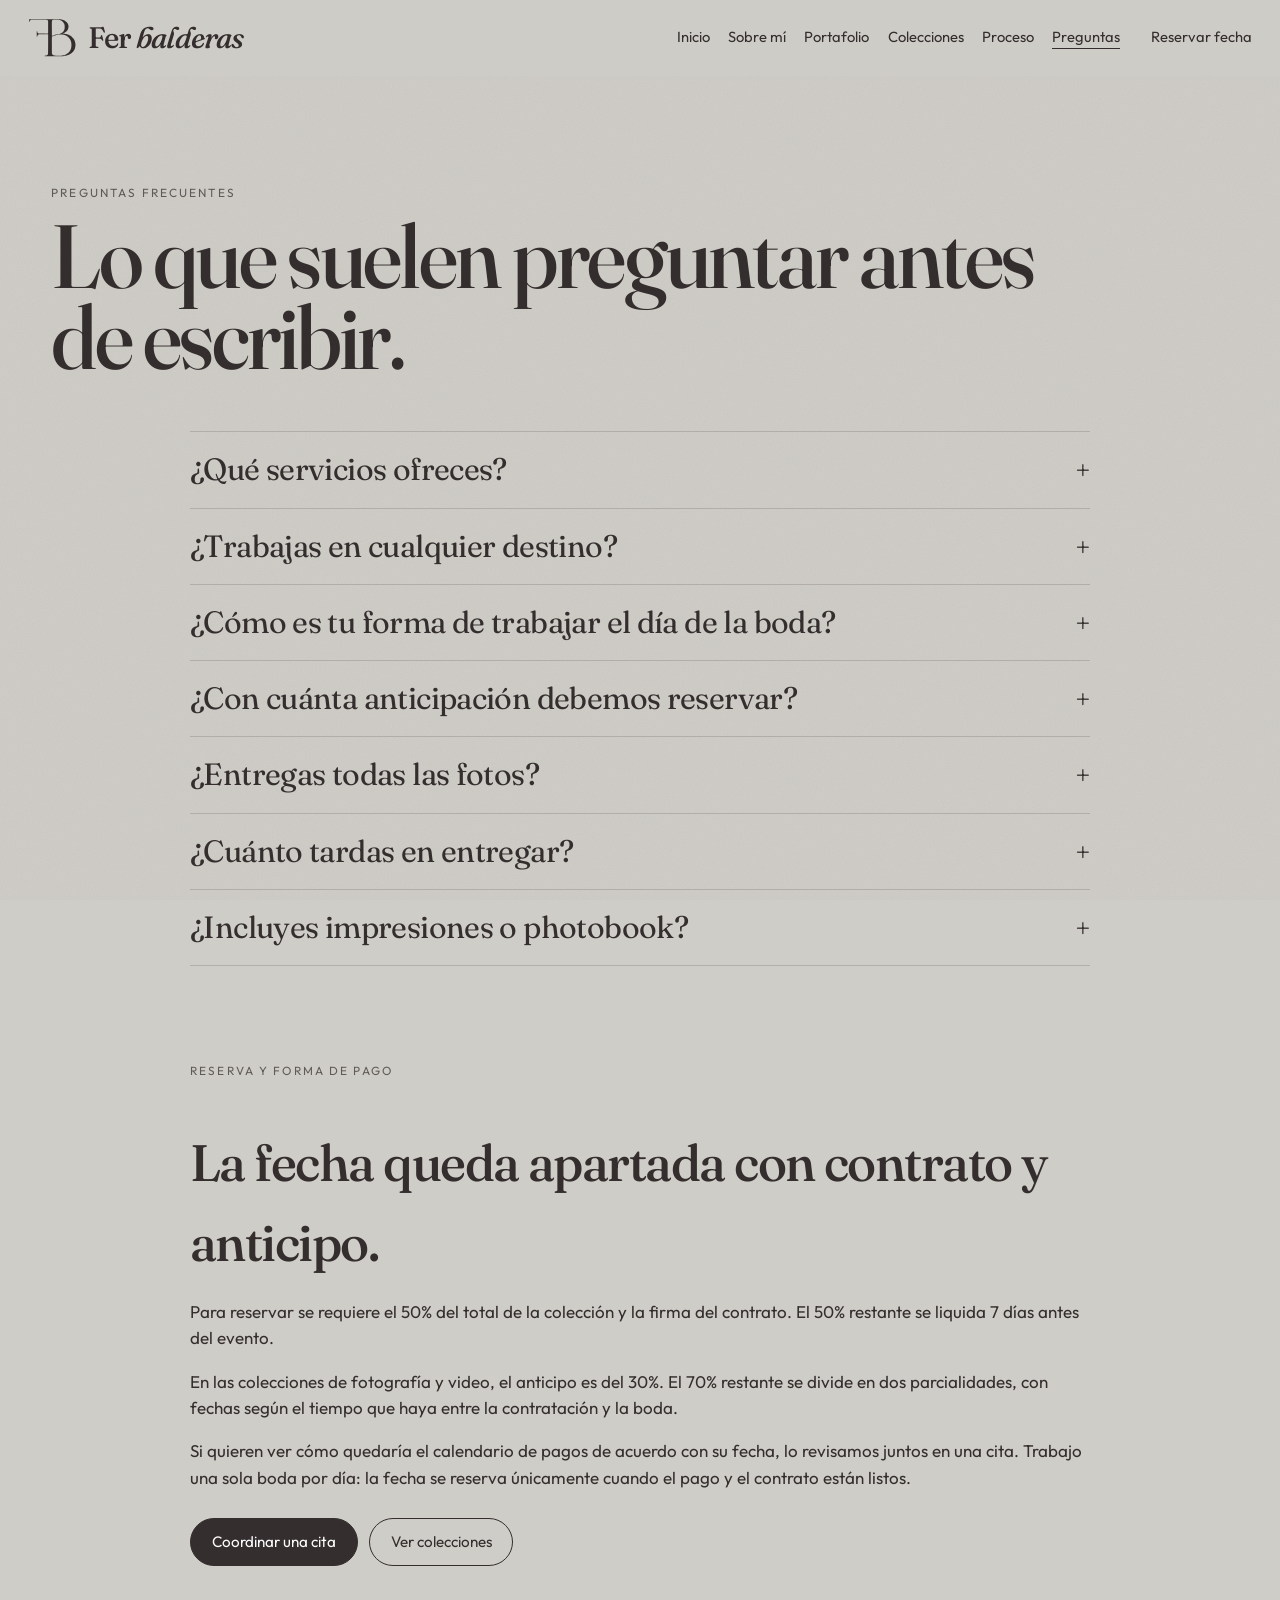
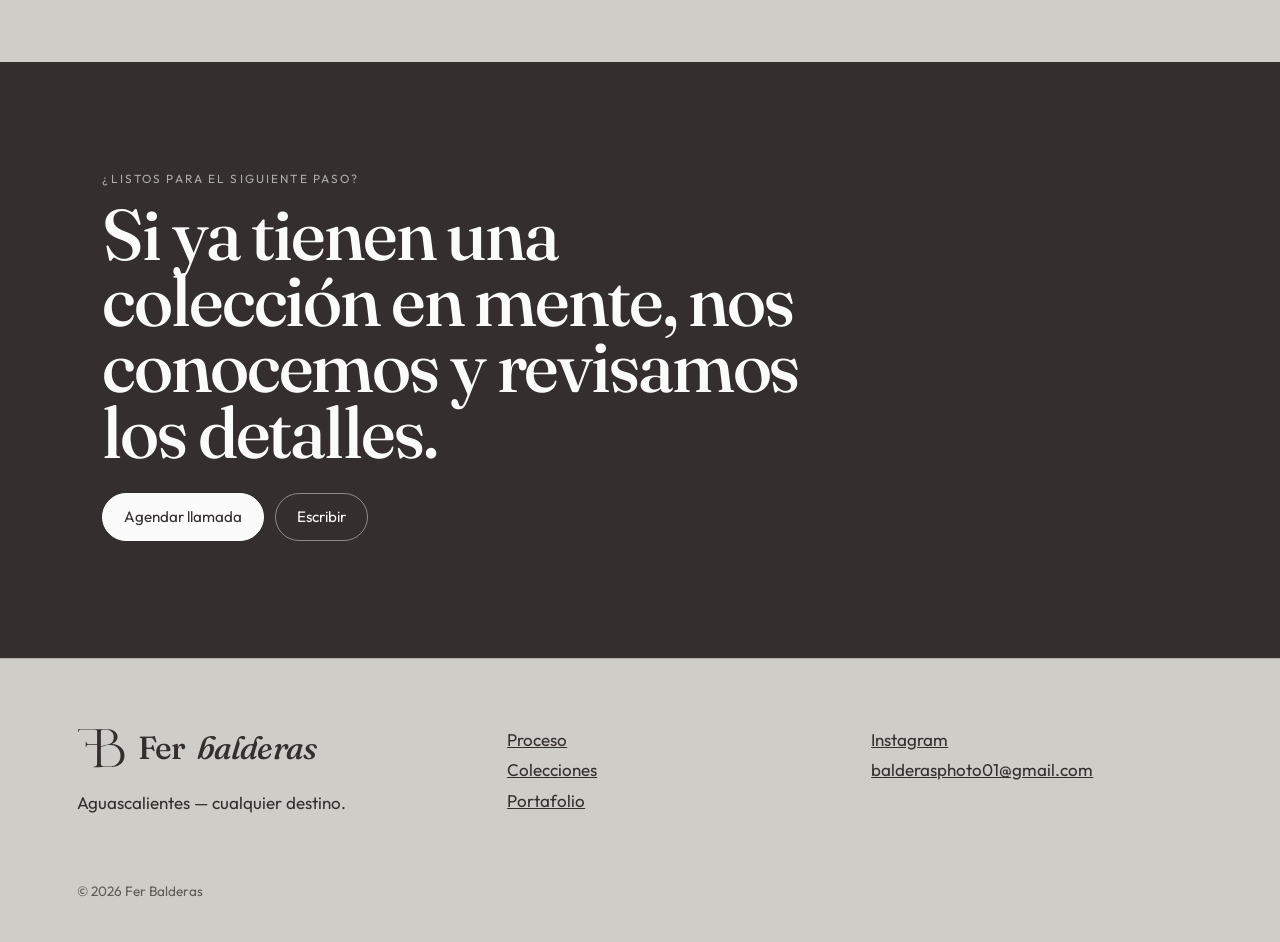
<file: faq.html>
<!DOCTYPE html>
<html lang="es">
<head>
  <meta charset="utf-8">
  <meta name="viewport" content="width=device-width, initial-scale=1">
  <title>Preguntas — Fer Balderas</title>
  <meta name="description" content="Preguntas frecuentes sobre la cobertura, los destinos, la entrega y la reserva con Fer Balderas.">
  <meta name="theme-color" content="#CFCDC7">
  <link rel="icon" href="favicon.svg">
  <link rel="preconnect" href="https://fonts.googleapis.com">
  <link rel="preconnect" href="https://fonts.gstatic.com" crossorigin>
  <link href="https://fonts.googleapis.com/css2?family=Fraunces:ital,opsz,wght@0,9..144,500;0,9..144,600;1,9..144,500;1,9..144,600&family=Outfit:wght@300;400;500&display=swap" rel="stylesheet">
  <link rel="stylesheet" href="css/styles.css">
</head>
<body>
  <a class="skip" href="#contenido">Saltar al contenido</a>
  <header class="nav" data-nav>
    <a class="logo" href="index.html"><img src="logo.svg" alt=""><span>Fer <em>balderas</em></span></a>
    <nav class="nav-links" aria-label="Principal">
      <a href="index.html">Inicio</a>
      <a href="sobre.html">Sobre mí</a>
      <a href="portafolio.html">Portafolio</a>
      <a href="colecciones.html">Colecciones</a>
      <a href="proceso.html">Proceso</a>
      <a href="faq.html" aria-current="page">Preguntas</a>
    </nav>
    <a class="nav-cta" href="index.html#contacto">Reservar fecha</a>
    <button class="nav-toggle" type="button" aria-expanded="false" aria-controls="menu" aria-label="Menú" data-menu-toggle><span></span></button>
  </header>
  <div class="nav-panel" id="menu" data-menu aria-hidden="true">
    <a href="index.html">Inicio</a>
    <a href="sobre.html">Sobre mí</a>
    <a href="portafolio.html">Portafolio</a>
    <a href="colecciones.html">Colecciones</a>
    <a href="proceso.html">Proceso</a>
    <a href="faq.html">Preguntas</a>
    <a href="index.html#contacto">Reservar fecha</a>
  </div>

  <main id="contenido">
    <header class="page-hero">
      <p class="eyebrow">Preguntas frecuentes</p>
      <h1>Lo que suelen preguntar antes de escribir.</h1>
    </header>

    <div class="faq">
      <details>
        <summary>¿Qué servicios ofreces?</summary>
        <p>Cobertura de fotografía de bodas desde un enfoque documental y emocional. También puedo trabajar en conjunto con mi equipo para cubrir foto y video, cuidando que todo mantenga la misma intención.</p>
      </details>
      <details>
        <summary>¿Trabajas en cualquier destino?</summary>
        <p>Sí. Viajar forma parte de cómo veo las bodas, porque cada lugar aporta algo distinto a la historia. La base está en Aguascalientes.</p>
      </details>
      <details>
        <summary>¿Cómo es tu forma de trabajar el día de la boda?</summary>
        <p>Más que dirigir todo el tiempo, observo, me adapto y dejo que las cosas sucedan. Así se capturan los momentos más reales. Cuando hace falta un retrato, los guío sin apurarlos.</p>
      </details>
      <details>
        <summary>¿Con cuánta anticipación debemos reservar?</summary>
        <p>Lo ideal es hacerlo con la mayor anticipación posible. Trabajo con pocas bodas al año para cuidar cada historia, así que algunas fechas se ocupan pronto.</p>
      </details>
      <details>
        <summary>¿Entregas todas las fotos?</summary>
        <p>Entrego una selección cuidada. Prefiero calidad sobre cantidad, y que cada fotografía tenga intención dentro de la historia.</p>
      </details>
      <details>
        <summary>¿Cuánto tardas en entregar?</summary>
        <p>La fotografía se entrega en 4 a 6 semanas. El video de una cobertura completa puede tomar hasta 90 días, por el tiempo de edición y narrativa.</p>
      </details>
      <details>
        <summary>¿Incluyes impresiones o photobook?</summary>
        <p>Algunas colecciones ya lo incluyen y también se puede agregar. Me interesa que las fotos no se queden solo en digital y que puedan tenerlas en las manos.</p>
      </details>
    </div>

    <section class="note">
      <p class="eyebrow">Reserva y forma de pago</p>
      <h2>La fecha queda apartada con contrato y anticipo.</h2>
      <p>Para reservar se requiere el 50% del total de la colección y la firma del contrato. El 50% restante se liquida 7 días antes del evento.</p>
      <p>En las colecciones de fotografía y video, el anticipo es del 30%. El 70% restante se divide en dos parcialidades, con fechas según el tiempo que haya entre la contratación y la boda.</p>
      <p>Si quieren ver cómo quedaría el calendario de pagos de acuerdo con su fecha, lo revisamos juntos en una cita. Trabajo una sola boda por día: la fecha se reserva únicamente cuando el pago y el contrato están listos.</p>
      <div class="actions">
        <a class="btn" href="index.html#contacto">Coordinar una cita</a>
        <a class="btn ghost" href="colecciones.html">Ver colecciones</a>
      </div>
    </section>
  </main>

  <section class="closer">
    <p class="eyebrow">¿Listos para el siguiente paso?</p>
    <h2>Si ya tienen una colección en mente, nos conocemos y revisamos los detalles.</h2>
    <div class="actions">
      <a class="btn light" href="https://calendly.com/balderasphoto01/new-meeting-1" target="_blank" rel="noopener">Agendar llamada</a>
      <a class="btn light ghost" href="index.html#contacto">Escribir</a>
    </div>
  </section>
  <footer class="footer">
    <div><strong><img src="logo.svg" alt="">Fer <em>balderas</em></strong><p>Aguascalientes — cualquier destino.</p></div>
    <ul>
      <li><a href="proceso.html">Proceso</a></li>
      <li><a href="colecciones.html">Colecciones</a></li>
      <li><a href="portafolio.html">Portafolio</a></li>
    </ul>
    <ul>
      <li><a href="https://www.instagram.com/ferbalderasphoto" target="_blank" rel="noopener">Instagram</a></li>
      <li><a href="mailto:balderasphoto01@gmail.com">balderasphoto01@gmail.com</a></li>
    </ul>
    <p class="legal">© 2026 Fer Balderas</p>
  </footer>
  <script src="js/main.js"></script>
</body>
</html>
</file>
<file: css/styles.css>
:root {
  --paper: #cfcdc7;
  --lift: #e6e4de;
  --shade: #b7b4ac;
  --ink: #342e2e;
  --cream: #fbfbfb;
  --muted: rgba(52, 46, 46, 0.72);
  --line: rgba(52, 46, 46, 0.18);
  --serif: "Fraunces", "Iowan Old Style", Palatino, "Palatino Linotype", serif;
  --sans: "Outfit", "Avenir Next", "Segoe UI", sans-serif;
  --ease: cubic-bezier(0.22, 1, 0.36, 1);
  --nav: 76px;
  --scroll: 0;
}

* { box-sizing: border-box; }
html { scroll-behavior: smooth; }
body {
  margin: 0;
  background: var(--paper);
  color: var(--ink);
  font-family: var(--sans);
  font-weight: 400;
  font-size: 17px;
  line-height: 1.55;
  text-rendering: optimizeLegibility;
}
body.menu-open { overflow: hidden; }
img { display: block; max-width: 100%; }
button, input, textarea, select { font: inherit; color: inherit; }
button { cursor: pointer; }
::selection { background: var(--ink); color: var(--cream); }
:focus-visible { outline: 2px solid var(--ink); outline-offset: 3px; }

.skip {
  position: absolute;
  left: 1rem;
  top: -4rem;
  z-index: 90;
  background: var(--ink);
  color: var(--cream);
  padding: 0.6rem 0.9rem;
  text-decoration: none;
}
.skip:focus { top: 0.8rem; }

.progress {
  position: fixed;
  top: 0;
  left: 0;
  width: 100%;
  height: 2px;
  z-index: 70;
  background: var(--ink);
  transform: scaleX(var(--scroll));
  transform-origin: 0 50%;
  pointer-events: none;
}
.grain {
  position: fixed;
  inset: 0;
  width: 100%;
  height: 100%;
  z-index: 30;
  pointer-events: none;
  opacity: 0.09;
  mix-blend-mode: multiply;
}

.nav {
  position: sticky;
  top: 0;
  z-index: 50;
  display: flex;
  align-items: center;
  gap: 1.5rem;
  min-height: var(--nav);
  padding: 0.85rem 2.2vw;
  background: rgba(207, 205, 199, 0.9);
  backdrop-filter: blur(16px);
  border-bottom: 1px solid transparent;
}
.nav.is-scrolled { border-bottom-color: var(--line); }
.logo {
  display: inline-flex;
  align-items: center;
  gap: 0.7rem;
  font-family: var(--serif);
  font-size: 1.85rem;
  font-weight: 500;
  letter-spacing: -0.03em;
  text-decoration: none;
  color: var(--ink);
  line-height: 1;
}
.logo img { height: 2.55rem; width: auto; }
.logo em { font-style: italic; font-weight: 500; }
.nav-links {
  display: flex;
  gap: 1.15rem;
  margin-left: auto;
  align-items: center;
}
.nav-links a, .nav-cta {
  text-decoration: none;
  color: var(--ink);
  font-size: 0.92rem;
  white-space: nowrap;
  background-image: linear-gradient(currentColor, currentColor);
  background-repeat: no-repeat;
  background-position: 0 100%;
  background-size: 0 1px;
  transition: background-size 0.45s var(--ease);
}
.nav-links a:hover,
.nav-links a[aria-current="page"],
.nav-cta:hover { background-size: 100% 1px; }
.nav-cta { margin-left: 0.4rem; }
.nav-toggle {
  display: none;
  width: 46px;
  height: 46px;
  margin-left: auto;
  border: 0;
  background: transparent;
  place-items: center;
  position: relative;
}
.nav-toggle span,
.nav-toggle span::before,
.nav-toggle span::after {
  display: block;
  width: 22px;
  height: 1px;
  background: var(--ink);
  position: relative;
  margin: 0 auto;
}
.nav-toggle span::before,
.nav-toggle span::after {
  content: "";
  position: absolute;
  left: 0;
}
.nav-toggle span::before { top: -7px; }
.nav-toggle span::after { top: 7px; }
.nav.is-open .nav-toggle span { background: transparent; }
.nav.is-open .nav-toggle span::before { top: 0; transform: rotate(45deg); }
.nav.is-open .nav-toggle span::after { top: 0; transform: rotate(-45deg); }

.nav-panel {
  position: fixed;
  inset: 0;
  z-index: 40;
  background: var(--paper);
  display: flex;
  flex-direction: column;
  justify-content: flex-end;
  gap: 0.15rem;
  padding: 7rem 8vw 12vh;
  transform: translateY(-102%);
  transition: transform 0.7s var(--ease);
}
.nav-panel.is-open { transform: translateY(0); }
.nav-panel a {
  font-family: var(--serif);
  font-weight: 500;
  font-size: clamp(2.7rem, 8vw, 4.6rem);
  line-height: 0.96;
  letter-spacing: -0.03em;
  text-decoration: none;
  width: fit-content;
}

.wrap { width: min(1480px, calc(100% - 8vw)); margin-inline: auto; }
.eyebrow {
  margin: 0 0 0.85rem;
  font-size: 0.74rem;
  letter-spacing: 0.18em;
  text-transform: uppercase;
  color: var(--muted);
}
h1, h2, h3 { font-family: var(--serif); font-weight: 500; letter-spacing: -0.03em; }
.lede {
  font-size: 1.08rem;
  line-height: 1.6;
  max-width: 36rem;
  color: var(--ink);
}

.hero {
  width: min(1560px, calc(100% - 5vw));
  margin: 0.4rem auto 0;
  display: grid;
  grid-template-columns: minmax(280px, 0.92fr) minmax(320px, 1.08fr);
  gap: clamp(1.5rem, 4vw, 5rem);
  align-items: end;
  min-height: calc(100vh - var(--nav) - 1rem);
  padding-bottom: 2.5rem;
}
.hero-frame {
  position: relative;
  height: min(84vh, 920px);
  overflow: hidden;
  background: var(--shade);
}
.js .hero-frame {
  clip-path: inset(8% 6%);
  animation: openFrame 1.45s var(--ease) 0.05s forwards;
}
.hero-frame img {
  width: 100%;
  height: 100%;
  object-fit: cover;
  transform: scale(1.1) translate3d(calc(var(--px, 0) * -16px), calc(var(--py, 0) * -16px), 0);
  transition: transform 0.8s var(--ease);
  animation: drift 24s ease-in-out infinite alternate;
}
.hero-copy { padding: 2vh 2vw 4vh 0; }
.hero h1 {
  margin: 0;
  font-size: clamp(3.4rem, 5.7vw, 6.7rem);
  line-height: 0.86;
  font-weight: 500;
}
.hero h1 em { font-style: italic; font-weight: 500; }
.hero .lede { margin: 1.4rem 0 0; max-width: 28rem; }
.where {
  margin: 2.2rem 0 0;
  font-family: var(--serif);
  font-style: italic;
  font-weight: 500;
  font-size: 1.28rem;
  letter-spacing: -0.02em;
}
.js .hero-copy > * {
  animation: rise 1.05s var(--ease) both;
}
.js .hero-copy > *:nth-child(1) { animation-delay: 0.18s; }
.js .hero-copy > *:nth-child(2) { animation-delay: 0.3s; }
.js .hero-copy > *:nth-child(3) { animation-delay: 0.42s; }
.js .hero-copy > *:nth-child(4) { animation-delay: 0.54s; }
.js .hero-copy > *:nth-child(5) { animation-delay: 0.66s; }

.actions { display: flex; flex-wrap: wrap; gap: 0.7rem; margin-top: 1.7rem; }
.btn {
  display: inline-flex;
  align-items: center;
  justify-content: center;
  min-height: 48px;
  padding: 0 1.3rem;
  border-radius: 999px;
  border: 1px solid var(--ink);
  background: var(--ink);
  color: var(--cream);
  text-decoration: none;
  font-size: 0.95rem;
  transition: transform 0.45s var(--ease), background 0.35s, color 0.35s;
}
.btn:hover { transform: translateY(-2px); }
.btn.ghost { background: transparent; color: var(--ink); }
.btn.ghost:hover { background: var(--ink); color: var(--cream); }
.btn.light { background: var(--cream); color: var(--ink); border-color: var(--cream); }
.btn.light.ghost { background: transparent; color: var(--cream); border-color: rgba(251, 251, 251, 0.45); }
.btn.light.ghost:hover { background: var(--cream); color: var(--ink); }

.reel-head, .section-head {
  width: min(1480px, calc(100% - 8vw));
  margin: 0 auto 0.9rem;
  display: flex;
  justify-content: space-between;
  gap: 1rem;
  align-items: baseline;
  font-size: 0.74rem;
  letter-spacing: 0.18em;
  text-transform: uppercase;
  color: var(--muted);
}
.section-head { margin-top: 7rem; }
.reel-head a, .section-head a { color: var(--ink); text-decoration: none; }
.reel { overflow: hidden; padding-bottom: 1rem; }
.reel-track { display: flex; width: max-content; animation: reel 95s linear infinite; }
.reel:hover .reel-track { animation-play-state: paused; }
.reel-group { display: flex; gap: 12px; padding-right: 12px; }
.reel a {
  display: block;
  height: 48vh;
  min-height: 280px;
  overflow: hidden;
  background: var(--shade);
  flex: none;
}
.reel a:nth-child(3n) { height: 38vh; align-self: center; }
.reel a:nth-child(3n + 1) { height: 54vh; }
.reel img {
  height: 100%;
  width: auto;
  max-width: none;
  transform: scale(1.06);
  transition: transform 1.1s var(--ease);
}
.reel a:hover img { transform: scale(1.12); }

.sequence { height: 250vh; position: relative; }
.sequence-pin {
  position: sticky;
  top: 0;
  height: 100vh;
  display: grid;
  grid-template-columns: minmax(260px, 0.78fr) minmax(300px, 1.22fr);
  gap: clamp(1.5rem, 4vw, 4.5rem);
  align-items: center;
  padding: 0 6vw;
}
.sequence-visual {
  height: min(78vh, 840px);
  position: relative;
  overflow: hidden;
  background: var(--shade);
}
.sequence-visual img {
  position: absolute;
  inset: 0;
  width: 100%;
  height: 100%;
  object-fit: cover;
  opacity: 0;
  transform: scale(1.06);
  transition: opacity 0.7s ease, transform 1.3s var(--ease);
}
.sequence-visual img.is-front { opacity: 1; transform: scale(1); }
.sequence-copy ol { list-style: none; margin: 0; padding: 0; }
.sequence-copy li {
  display: grid;
  grid-template-columns: 2.4rem 1fr;
  gap: 0.8rem;
  padding: 0.75rem 0;
  opacity: 0.32;
  transition: opacity 0.45s var(--ease);
}
.sequence-copy li.is-active { opacity: 1; }
.sequence-copy span {
  font-size: 0.75rem;
  letter-spacing: 0.14em;
  padding-top: 0.7rem;
}
.sequence-copy h2 {
  margin: 0;
  font-size: clamp(2.3rem, 4vw, 4.1rem);
  line-height: 0.92;
}
.sequence-copy p {
  margin: 0.45rem 0 0;
  max-width: 28rem;
  max-height: 0;
  overflow: hidden;
  opacity: 0;
  transition: max-height 0.5s var(--ease), opacity 0.45s;
}
.sequence-copy li.is-active p { max-height: 7rem; opacity: 1; }

.picks { padding-bottom: 2rem; }
.picks-grid {
  width: min(1480px, calc(100% - 8vw));
  margin: 0 auto;
  display: grid;
  grid-template-columns: 1.15fr 0.85fr 0.95fr;
  grid-template-rows: 34vh 40vh;
  gap: 12px;
}
.picks-grid a {
  display: block;
  overflow: hidden;
  background: var(--shade);
  min-height: 220px;
}
.picks-grid a:first-child { grid-row: 1 / span 2; }
.picks-grid img {
  width: 100%;
  height: 100%;
  object-fit: cover;
  transform: scale(1.08) translate3d(calc(var(--px, 0) * -12px), calc(var(--py, 0) * -12px), 0);
  animation: drift 30s ease-in-out infinite alternate;
  transition: transform 0.8s var(--ease);
}
.picks-grid a:nth-child(2) img { animation-duration: 36s; animation-direction: alternate-reverse; }
.picks-grid a:nth-child(4) img { animation-duration: 26s; }

.split {
  width: min(1480px, calc(100% - 8vw));
  margin: 8rem auto;
  display: grid;
  grid-template-columns: 0.9fr 1.1fr;
  gap: clamp(2rem, 6vw, 7rem);
  align-items: center;
}
.split-photo, .frame {
  overflow: hidden;
  background: var(--shade);
}
.split-photo { height: min(78vh, 820px); }
.split-photo img, .frame img {
  width: 100%;
  height: 100%;
  object-fit: cover;
  transform: scale(1.12);
}
.split h2 {
  margin: 0 0 0.4rem;
  font-size: clamp(3rem, 5vw, 5rem);
  line-height: 0.92;
}
.split p { max-width: 38rem; }
.link {
  display: inline-block;
  margin-top: 0.6rem;
  color: var(--ink);
  text-underline-offset: 0.28em;
}

.rates {
  width: min(1480px, calc(100% - 8vw));
  margin: 2rem auto 6rem;
  border-bottom: 1px solid var(--line);
}
.rates a {
  position: relative;
  display: grid;
  grid-template-columns: 0.8fr 1.3fr auto;
  gap: 1rem;
  align-items: baseline;
  padding: 1.7rem 0;
  border-top: 1px solid var(--line);
  text-decoration: none;
}
.rates-name {
  font-family: var(--serif);
  font-size: clamp(2.2rem, 4vw, 3.6rem);
  letter-spacing: -0.03em;
  line-height: 1;
}
.rates-meta { letter-spacing: 0.08em; text-transform: uppercase; font-size: 0.78rem; }
.rates img {
  position: absolute;
  left: 48%;
  top: 50%;
  width: 200px;
  height: 260px;
  object-fit: cover;
  opacity: 0;
  pointer-events: none;
  z-index: 2;
  transform: translate(-50%, -42%) rotate(-3deg);
  transition: opacity 0.35s, transform 0.6s var(--ease);
  box-shadow: 0 22px 50px rgba(52, 46, 46, 0.18);
}
.rates a:hover img, .rates a:focus-visible img {
  opacity: 1;
  transform: translate(-50%, -52%) rotate(-3deg);
}
.price-note {
  width: min(1480px, calc(100% - 8vw));
  margin: 7rem auto 0;
  font-family: var(--serif);
  font-size: clamp(1.8rem, 3vw, 2.6rem);
  line-height: 1.2;
  letter-spacing: -0.03em;
  max-width: 18em;
}

.quotes { width: min(1100px, calc(100% - 8vw)); margin: 2rem auto 7rem; }
.quotes article {
  display: grid;
  grid-template-columns: 9rem 1fr;
  gap: 1.5rem;
  padding: 2.2rem 0;
  border-top: 1px solid var(--line);
}
.quotes article:last-child { border-bottom: 1px solid var(--line); }
.quotes blockquote {
  margin: 0;
  font-family: var(--serif);
  font-style: italic;
  font-weight: 500;
  font-size: clamp(1.55rem, 2.4vw, 2.2rem);
  line-height: 1.24;
  letter-spacing: -0.02em;
}
.quotes cite {
  display: block;
  margin-top: 1rem;
  font-style: normal;
  font-family: var(--sans);
  font-size: 0.78rem;
  letter-spacing: 0.16em;
  text-transform: uppercase;
}

.contact {
  width: min(980px, calc(100% - 8vw));
  margin: 0 auto 8rem;
}
.contact h2 {
  margin: 0;
  font-size: clamp(3rem, 6vw, 5.4rem);
  line-height: 0.9;
}
.fields { display: grid; grid-template-columns: 1fr 1fr; gap: 0 2rem; margin-top: 2rem; }
.field { display: flex; flex-direction: column; padding-top: 0.85rem; }
.field.full { grid-column: 1 / -1; }
.field > span:first-child { font-size: 0.78rem; letter-spacing: 0.08em; text-transform: uppercase; color: var(--muted); }
.money { color: var(--ink); letter-spacing: 0; text-transform: none; font-size: 1rem; }
.field input, .field textarea {
  width: 100%;
  border: 0;
  border-bottom: 1px solid rgba(52, 46, 46, 0.35);
  background: transparent;
  border-radius: 0;
  padding: 0.75rem 0;
  outline: none;
}
.field textarea { min-height: 8rem; resize: vertical; }
.field input:focus, .field textarea:focus { border-bottom-color: var(--ink); }
.money { display: flex; align-items: center; gap: 0.35rem; border-bottom: 1px solid rgba(52, 46, 46, 0.35); }
.money input { border-bottom: 0; flex: 1; width: auto; min-width: 0; }
input[type="date"] { color-scheme: light; }
.form-foot {
  display: flex;
  justify-content: space-between;
  gap: 1rem;
  align-items: center;
  margin-top: 1.6rem;
}
.form-foot p, .fine { color: var(--muted); font-size: 0.92rem; max-width: 34rem; }
.form-status { min-height: 1.4rem; margin-top: 1rem; }
.form-status a { color: var(--ink); }

.closer {
  background: var(--ink);
  color: var(--cream);
  padding: 12vh 8vw 13vh;
}
.closer .eyebrow { color: rgba(251, 251, 251, 0.62); }
.closer h2 {
  margin: 0;
  max-width: 10em;
  font-size: clamp(2.8rem, 5.6vw, 5.3rem);
  line-height: 0.92;
}
.closer p { max-width: 32rem; color: rgba(251, 251, 251, 0.82); }
.closer :focus-visible { outline-color: var(--cream); }

.footer {
  display: grid;
  grid-template-columns: 1.2fr 1fr 1fr;
  gap: 2rem;
  padding: 4rem 6vw 2.5rem;
  border-top: 1px solid var(--line);
}
.footer em { font-style: italic; font-weight: 500; }
.footer strong {
  display: flex;
  align-items: center;
  gap: 0.75rem;
  font-family: var(--serif);
  font-size: 2rem;
  font-weight: 500;
  letter-spacing: -0.03em;
}
.footer strong img { height: 2.6rem; width: auto; }
.footer a { color: var(--ink); }
.footer ul { list-style: none; margin: 0; padding: 0; }
.footer li { margin: 0.25rem 0; }
.legal {
  grid-column: 1 / -1;
  margin: 1rem 0 0;
  color: var(--muted);
  font-size: 0.85rem;
}

.portrait {
  width: min(1560px, calc(100% - 5vw));
  margin: 0.6rem auto 5.5rem;
  display: grid;
  grid-template-columns: minmax(280px, 0.82fr) minmax(300px, 1.08fr);
  gap: clamp(1.6rem, 4vw, 5.5rem);
  align-items: end;
  min-height: calc(100vh - var(--nav) - 1.2rem);
}
.portrait-stage { position: relative; height: min(88vh, 960px); }
.portrait-stage::before {
  content: "";
  position: absolute;
  z-index: 0;
  inset: 22px -16px -16px 22px;
  border: 1px solid rgba(52, 46, 46, 0.38);
}
.portrait-frame {
  position: relative;
  z-index: 1;
  height: 100%;
  overflow: hidden;
  background: #8d8a84;
}
.portrait-frame img {
  width: 100%;
  height: 100%;
  object-fit: cover;
  object-position: 50% 22%;
  transform: scale(1.08) translate3d(calc(var(--px, 0) * -14px), calc(var(--py, 0) * -14px), 0);
  transition: transform 0.8s var(--ease);
  animation: drift 28s ease-in-out infinite alternate;
}
.js .portrait-frame {
  clip-path: inset(7% 5% 7% 5%);
  animation: openFrame 1.35s var(--ease) 0.08s forwards;
}
.portrait-mark {
  position: absolute;
  left: 0.9rem;
  bottom: 0.9rem;
  z-index: 2;
  margin: 0;
  color: var(--cream);
  background: rgba(52, 46, 46, 0.42);
  backdrop-filter: blur(10px);
  padding: 0.55rem 0.8rem 0.45rem;
}
.portrait-mark span {
  display: block;
  font-size: 0.68rem;
  letter-spacing: 0.18em;
  text-transform: uppercase;
}
.portrait-mark strong {
  display: block;
  margin-top: 0.1rem;
  font-family: var(--serif);
  font-weight: 500;
  font-size: 1.85rem;
  letter-spacing: -0.03em;
  line-height: 1;
}
.portrait-mark em { font-style: italic; font-weight: 500; }
.portrait-copy { padding: 0 1vw 6vh 0; }
.portrait-copy h1 {
  margin: 0;
  font-size: clamp(3.6rem, 6.2vw, 6.6rem);
  line-height: 0.88;
}
.portrait-copy .lede {
  margin: 1rem 0 1.1rem;
  max-width: 16em;
  font-family: var(--serif);
  font-style: italic;
  font-weight: 500;
  font-size: clamp(1.55rem, 2.3vw, 2.15rem);
  line-height: 1.15;
  letter-spacing: -0.02em;
}
.portrait-copy p { max-width: 36rem; }
.js .portrait-copy > * { animation: rise 1.05s var(--ease) both; }
.js .portrait-copy > *:nth-child(1) { animation-delay: 0.2s; }
.js .portrait-copy > *:nth-child(2) { animation-delay: 0.32s; }
.js .portrait-copy > *:nth-child(3) { animation-delay: 0.44s; }
.js .portrait-copy > *:nth-child(4) { animation-delay: 0.56s; }
.js .portrait-copy > *:nth-child(5) { animation-delay: 0.68s; }

.page-hero { width: min(1480px, calc(100% - 8vw)); margin: 0 auto; padding: 12vh 0 6vh; }
.page-hero h1 {
  margin: 0;
  max-width: 11em;
  font-size: clamp(3.3rem, 7vw, 6.5rem);
  line-height: 0.9;
}
.js .page-hero h1 { animation: rise 1.05s var(--ease) both; }
.page-hero .lede { margin-top: 1.2rem; }

.essay {
  width: min(1480px, calc(100% - 8vw));
  margin: 0 auto 6rem;
  display: grid;
  grid-template-columns: 0.8fr 1.2fr;
  gap: clamp(2rem, 5vw, 6rem);
}
.essay h2 { margin-top: 0; font-size: clamp(2.4rem, 4vw, 3.6rem); line-height: 1; }
.pull {
  font-family: var(--serif);
  font-style: italic;
  font-weight: 500;
  font-size: clamp(2rem, 3.5vw, 3rem);
  line-height: 1.15;
  letter-spacing: -0.03em;
  margin: 0;
}
.band {
  width: min(1480px, calc(100% - 8vw));
  margin: 0 auto 6rem;
  display: grid;
  grid-template-columns: 1.1fr 0.9fr;
  gap: 12px;
}
.band .frame { min-height: 68vh; }
.band .frame.short { min-height: 48vh; margin-top: 12vh; }

.cine { overflow: hidden; margin: 0 0 1.2rem; }
.cine-track { display: flex; gap: 12px; width: max-content; padding-left: 6vw; will-change: transform; }
.cine-track img { width: 42vw; height: 64vh; object-fit: cover; background: var(--shade); flex: none; }

.folio {
  width: min(1560px, calc(100% - 5vw));
  margin: 0 auto 6rem;
  columns: 3;
  column-gap: 12px;
}
.folio a {
  display: block;
  margin: 0 0 12px;
  break-inside: avoid;
  position: relative;
  overflow: hidden;
  background: var(--shade);
  cursor: zoom-in;
}
.folio img {
  width: 100%;
  height: auto;
  transform: scale(1.045) translate3d(calc(var(--px, 0) * -10px), calc(var(--py, 0) * -10px), 0);
  transition: transform 0.9s var(--ease);
}
.folio a:hover img { transform: scale(1.09) translate3d(calc(var(--px, 0) * -10px), calc(var(--py, 0) * -10px), 0); }
.folio a::after {
  content: "Ver";
  position: absolute;
  right: 0.7rem;
  bottom: 0.7rem;
  color: var(--cream);
  background: rgba(52, 46, 46, 0.5);
  border-radius: 999px;
  padding: 0.32rem 0.6rem;
  font-size: 0.7rem;
  letter-spacing: 0.14em;
  text-transform: uppercase;
  opacity: 0;
  transition: opacity 0.35s;
}
.folio a:hover::after, .folio a:focus-visible::after { opacity: 1; }

.package {
  width: min(1560px, calc(100% - 6vw));
  margin: 0 auto;
  min-height: 92vh;
  display: grid;
  grid-template-columns: 1.05fr 0.95fr;
  gap: clamp(1.5rem, 4vw, 5rem);
  align-items: center;
  padding: 6vh 0;
}
.packages .package:nth-child(even) .package-visual { order: 2; }
.package-visual { height: min(78vh, 860px); overflow: hidden; background: var(--shade); }
.package-visual img {
  width: 100%;
  height: 100%;
  object-fit: cover;
  transform: scale(1.08) translate3d(calc(var(--px, 0) * -14px), calc(var(--py, 0) * -14px), 0);
  animation: drift 26s ease-in-out infinite alternate;
}
.package h2 { margin: 0; font-size: clamp(3.4rem, 6vw, 5.8rem); line-height: 0.9; }
.package-kicker {
  font-family: var(--serif);
  font-style: italic;
  font-size: 1.5rem;
  margin: 0.4rem 0 1.2rem;
}
.spec { list-style: none; margin: 0; padding: 0; max-width: 34rem; }
.spec li {
  display: grid;
  grid-template-columns: 8.5rem 1fr;
  gap: 1rem;
  padding: 0.75rem 0;
  border-top: 1px solid var(--line);
}
.spec li span:first-child { color: var(--muted); font-size: 0.82rem; letter-spacing: 0.08em; text-transform: uppercase; }

.timeline {
  width: min(980px, calc(100% - 8vw));
  margin: 0 auto 7rem;
  list-style: none;
  padding: 0;
}
.timeline li {
  display: grid;
  grid-template-columns: 5.5rem 1fr;
  gap: 1rem;
  padding: 2rem 0;
  border-top: 1px solid var(--line);
}
.timeline li:last-child { border-bottom: 1px solid var(--line); }
.timeline span {
  font-family: var(--serif);
  font-size: clamp(2rem, 4vw, 3rem);
  line-height: 0.9;
}
.timeline h2 { margin: 0 0 0.45rem; font-size: clamp(2rem, 3vw, 2.8rem); line-height: 1; }
.timeline p { margin: 0; max-width: 38rem; }

.faq { width: min(900px, calc(100% - 8vw)); margin: 0 auto 5rem; }
.faq details { border-top: 1px solid var(--line); }
.faq details:last-child { border-bottom: 1px solid var(--line); }
.faq summary {
  list-style: none;
  cursor: pointer;
  display: flex;
  justify-content: space-between;
  gap: 1.5rem;
  align-items: baseline;
  padding: 1.25rem 0;
  font-family: var(--serif);
  font-size: clamp(1.5rem, 2.4vw, 2rem);
  letter-spacing: -0.02em;
  line-height: 1.15;
}
.faq summary::-webkit-details-marker { display: none; }
.faq summary::after {
  content: "+";
  font-family: var(--serif);
  font-size: 1.8rem;
  line-height: 1;
}
.faq details[open] summary::after { content: "–"; }
.faq details p { margin: 0 0 1.3rem; max-width: 40rem; }
.note {
  width: min(900px, calc(100% - 8vw));
  margin: 0 auto 6rem;
  padding-top: 1rem;
}
.note h2 { font-size: clamp(2.2rem, 4vw, 3.2rem); margin-bottom: 0.4rem; }

.lightbox {
  position: fixed;
  inset: 0;
  z-index: 300;
  background: rgba(28, 24, 24, 0.96);
  display: grid;
  place-items: center;
  opacity: 0;
  pointer-events: none;
  transition: opacity 0.35s ease;
}
.lightbox.is-open { opacity: 1; pointer-events: auto; }
.lightbox img { max-width: min(92vw, 1500px); max-height: 86vh; object-fit: contain; box-shadow: 0 20px 80px rgba(0, 0, 0, 0.28); }
.lightbox button {
  position: absolute;
  top: 1rem;
  border: 0;
  background: transparent;
  color: var(--cream);
  font-size: 0.95rem;
  letter-spacing: 0.12em;
  text-transform: uppercase;
}
.lightbox .close { right: 1.2rem; }
.lightbox .prev, .lightbox .next { top: 50%; transform: translateY(-50%); font-family: var(--serif); font-size: 2.4rem; letter-spacing: 0; text-transform: none; }
.lightbox .prev { left: 1rem; }
.lightbox .next { right: 1rem; }
.lightbox :focus-visible { outline-color: var(--cream); }

.js [data-reveal] {
  opacity: 0;
  transform: translateY(24px);
  animation: none;
  transition: opacity 0.9s var(--ease), transform 0.9s var(--ease);
  transition-delay: calc(var(--d, 0) * 90ms);
}
.js [data-reveal].is-in { opacity: 1; transform: none; }

@keyframes openFrame { to { clip-path: inset(0); } }
@keyframes rise {
  from { opacity: 0; transform: translateY(18px); }
  to { opacity: 1; transform: none; }
}
@keyframes drift {
  from { object-position: 48% 42%; }
  to { object-position: 54% 58%; }
}
@keyframes reel { to { transform: translate3d(-50%, 0, 0); } }

@media (max-width: 1080px) {
  .nav-links, .nav-cta { display: none; }
  .nav-toggle { display: grid; }
  .hero, .split, .essay, .band, .package, .quotes article, .footer, .fields, .portrait {
    grid-template-columns: 1fr;
  }
  .portrait { min-height: 0; align-items: start; }
  .portrait-stage { height: min(82vh, 760px); }
  .portrait-stage::before { inset: 12px -8px -8px 12px; }
  .portrait-copy { padding-bottom: 0; }
  .hero { min-height: 0; align-items: start; padding-top: 1rem; }
  .hero-frame { height: 54vh; }
  .sequence { height: auto; }
  .sequence-pin {
    position: relative;
    height: auto;
    display: block;
    padding: 4.5rem 6vw 3rem;
  }
  .sequence-visual { position: sticky; top: 68px; height: 52vh; z-index: 1; }
  .sequence-copy { position: relative; z-index: 2; background: var(--paper); padding-top: 1.2rem; }
  .sequence-copy li, .sequence-copy li p { opacity: 1; max-height: none; }
  .picks-grid { grid-template-columns: 1fr 1fr; grid-template-rows: 42vw 42vw 70vw; }
  .picks-grid a:first-child { grid-row: auto; grid-column: 1 / -1; min-height: 70vw; }
  .rates a { grid-template-columns: 1fr auto; }
  .rates-note { grid-column: 1 / -1; }
  .rates img { display: none; }
  .packages .package:nth-child(even) .package-visual { order: 0; }
  .package-visual, .split-photo, .band .frame, .band .frame.short { height: 68vw; min-height: 0; margin-top: 0; }
  .folio { columns: 2; }
  .cine-track img { width: 72vw; height: 52vh; }
  .timeline li { grid-template-columns: 3.2rem 1fr; }
  .quotes article { grid-template-columns: 1fr; gap: 0.4rem; }
  .form-foot { flex-direction: column; align-items: flex-start; }
}
@media (max-width: 640px) {
  body { font-size: 16px; }
  .folio { columns: 1; }
  .picks-grid { grid-template-columns: 1fr; grid-template-rows: none; }
  .picks-grid a, .picks-grid a:first-child { min-height: 78vw; }
  .reel a, .reel a:nth-child(3n), .reel a:nth-child(3n+1) { height: 42vh; min-height: 220px; }
  .spec li { grid-template-columns: 1fr; gap: 0.2rem; }
  .footer { padding-inline: 6vw; }
}

@media (prefers-reduced-motion: reduce) {
  html { scroll-behavior: auto; }
  *, *::before, *::after {
    animation: none !important;
    transition: none !important;
  }
  .js [data-reveal], .js .hero-copy > *, .js .page-hero h1, .js .hero-frame, .js .portrait-frame, .js .portrait-copy > * {
    opacity: 1;
    transform: none;
    clip-path: none;
  }
  .reel { overflow-x: auto; }
  .sequence-visual img.is-front { opacity: 1; }
}
</file>
